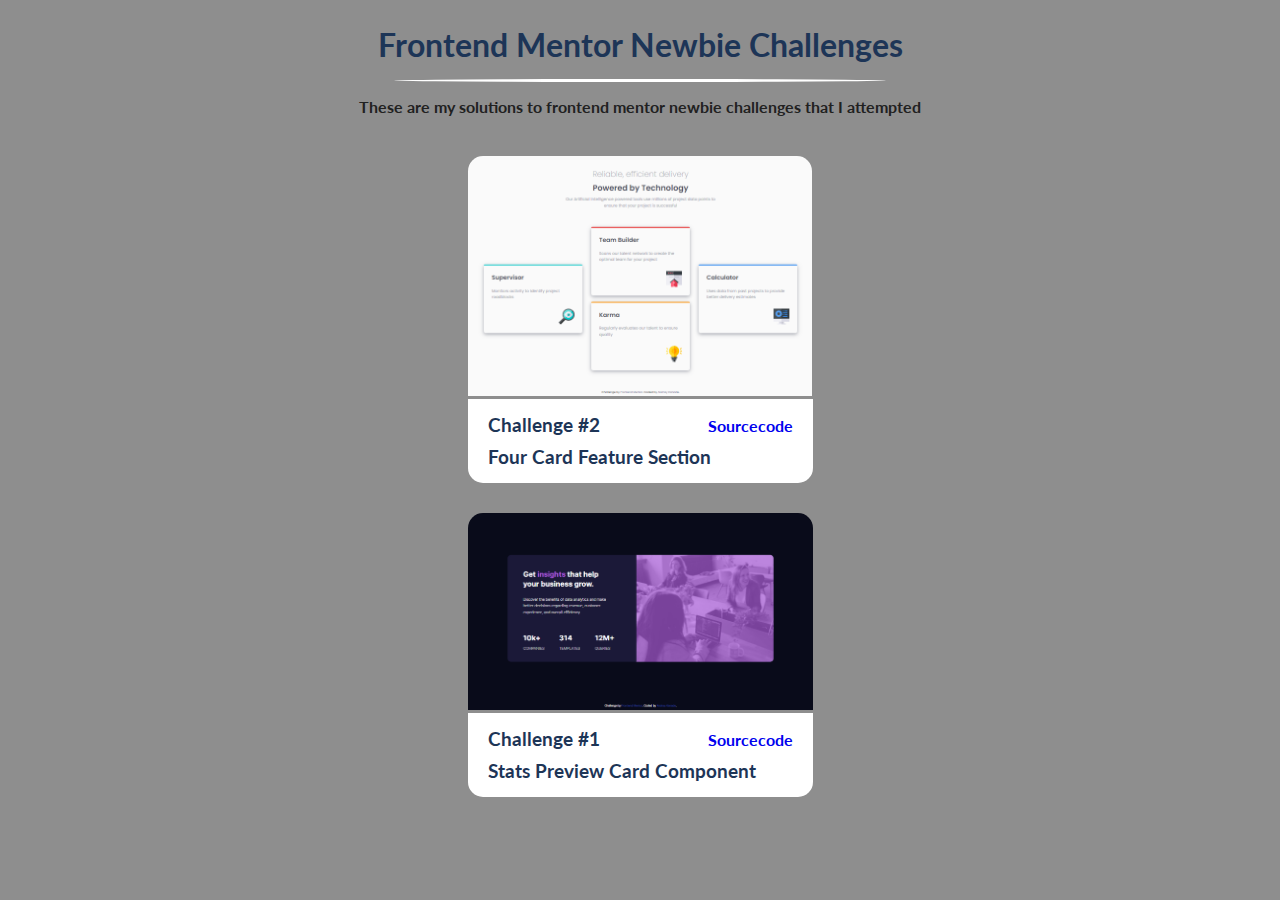
<file: index.html>
<!DOCTYPE html>
<html lang="en">

<head>
    <meta charset="UTF-8">
    <meta http-equiv="X-UA-Compatible" content="IE=edge">
    <meta name="viewport" content="width=device-width, initial-scale=1.0">

    <link rel="preconnect" href="https://fonts.googleapis.com">
    <link rel="preconnect" href="https://fonts.gstatic.com" crossorigin>
    <link href="https://fonts.googleapis.com/css2?family=Lato:wght@300;700&display=swap" rel="stylesheet">
    <link rel="stylesheet" href="./app/scss/style.css">
    <title>Newbie Challenges Solutions</title>
</head>

<body>

    <header>
        <h1>Frontend Mentor Newbie Challenges</h1>
        <div class="underline"></div>
        <p>These are my solutions to frontend mentor newbie challenges that I attempted</p>
    </header>

    <div class="container">
        <div class="card">
            <div class="preview">
                <a href="./02_four_card_feature_section_master/index.html">
                    <img src="./images/challenge_2.png" alt="preview_02">
                </a>
            </div>
            <div class=" info">
                <div class="no__code">
                    <h3>challenge #2</h3>
                    <a
                        href="https://github.com/akshay782/newbie_challenges/tree/main/02_four_card_feature_section_master">
                        sourcecode
                    </a>
                </div>
                <div class="title">
                    <h3>four card feature section</h3>
                </div>
            </div>
        </div>
        <div class="card">
            <div class="preview">
                <a href="./01_stats_preview_card_component_main/index.html">
                    <img src="./images/challenge_1.png" alt="preview_01">
                </a>
            </div>
            <div class=" info">
                <div class="no__code">
                    <h3>challenge #1</h3>
                    <a
                        href="https://github.com/akshay782/newbie_challenges/tree/main/01_stats_preview_card_component_main">
                        sourcecode
                    </a>
                </div>
                <div class="title">
                    <h3>stats preview card component</h3>
                </div>
            </div>
        </div>

    </div>


</body>

</html>
</file>
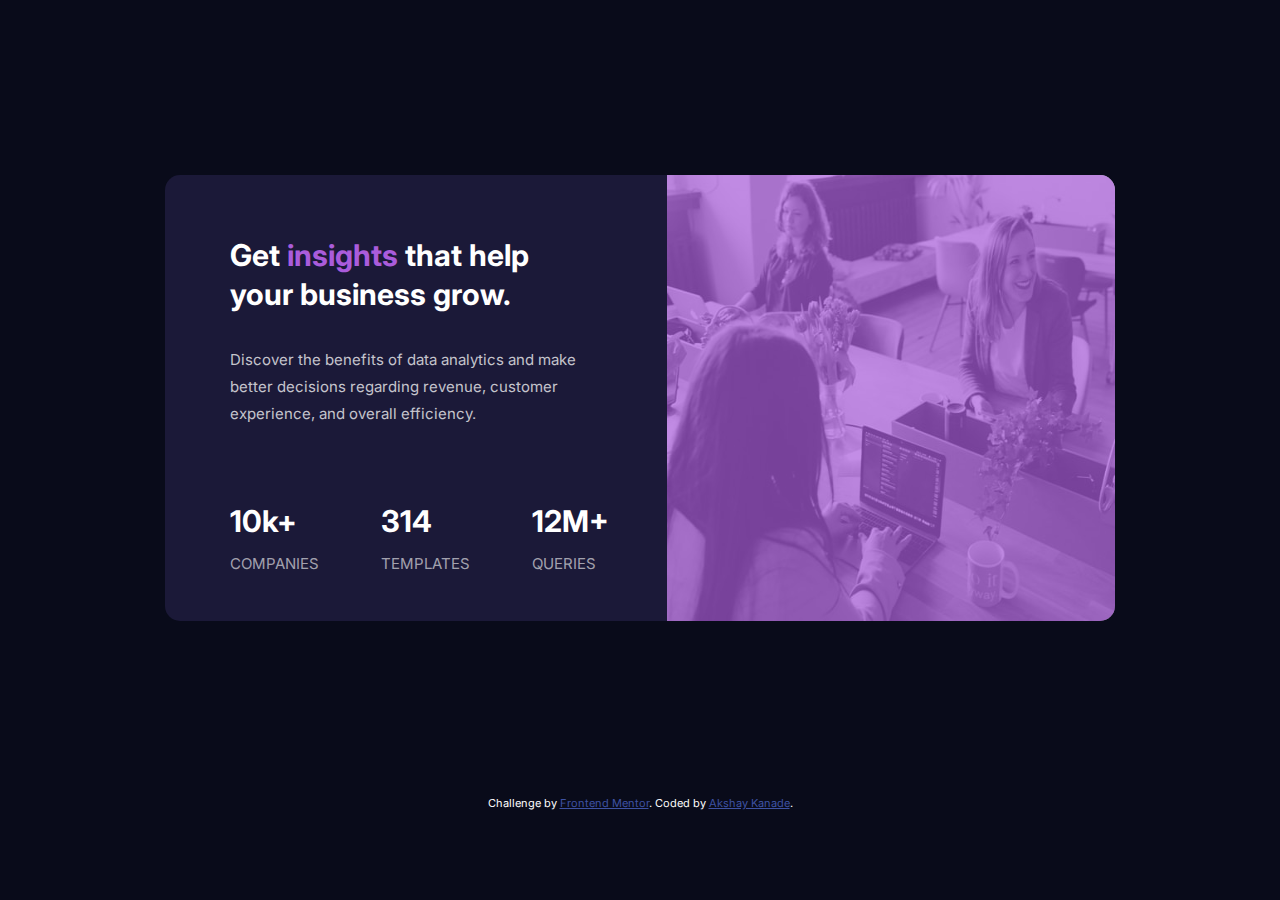
<file: 01_stats_preview_card_component_main/index.html>
<!DOCTYPE html>
<html lang="en">

<head>
  <meta charset="UTF-8">
  <meta name="viewport" content="width=device-width, initial-scale=1.0">
  <!-- displays site properly based on user's device -->

  <link rel="icon" type="image/png" sizes="32x32" href="./images/favicon-32x32.png">
  <link rel="preconnect" href="https://fonts.googleapis.com">
  <link rel="preconnect" href="https://fonts.gstatic.com" crossorigin>
  <link href="https://fonts.googleapis.com/css2?family=Inter:wght@400;700&display=swap" rel="stylesheet">
  <link rel="stylesheet" href="./app/scss/style.css">
  <title>Frontend Mentor | Stats preview card component</title>

  <!-- Feel free to remove these styles or customise in your own stylesheet 👍 -->
  <style>
    .attribution {
      font-size: 11px;
      text-align: center;
      color: white;
    }

    .attribution a {
      color: hsl(228, 45%, 44%);
    }
  </style>
</head>

<body>

  <main class="flex">
    <div class="card_img">
      <img src="./images/image-header-mobile.jpg" class="mob" alt="">
      <img src="./images/image-header-desktop.jpg" class="desk" alt="">
    </div>
    <div class="card_content">
      <h1 class="card_heading">
        Get <span>insights</span> that help your business grow.
      </h1>
      <p class="card_para">
        Discover the benefits of data analytics and make better decisions regarding revenue, customer
        experience, and overall efficiency.
      </p>
      <div class="stats">
        <div class="item">
          <h1 id="lc" class="no">10k+</h1>
          <span class="name">companies</span>
        </div>
        <div class="item">
          <h1 class="no">314</h1>
          <span class="name">templates</span>
        </div>
        <div class="item">
          <h1 class="no">12m+</h1>
          <span class="name">queries</span>
        </div>
      </div>
    </div>
  </main>


  <div class="attribution">
    Challenge by <a href="https://www.frontendmentor.io?ref=challenge" target="_blank">Frontend Mentor</a>.
    Coded by <a href="https://github.com/akshay782">Akshay Kanade</a>.
  </div>

</body>

</html>
</file>
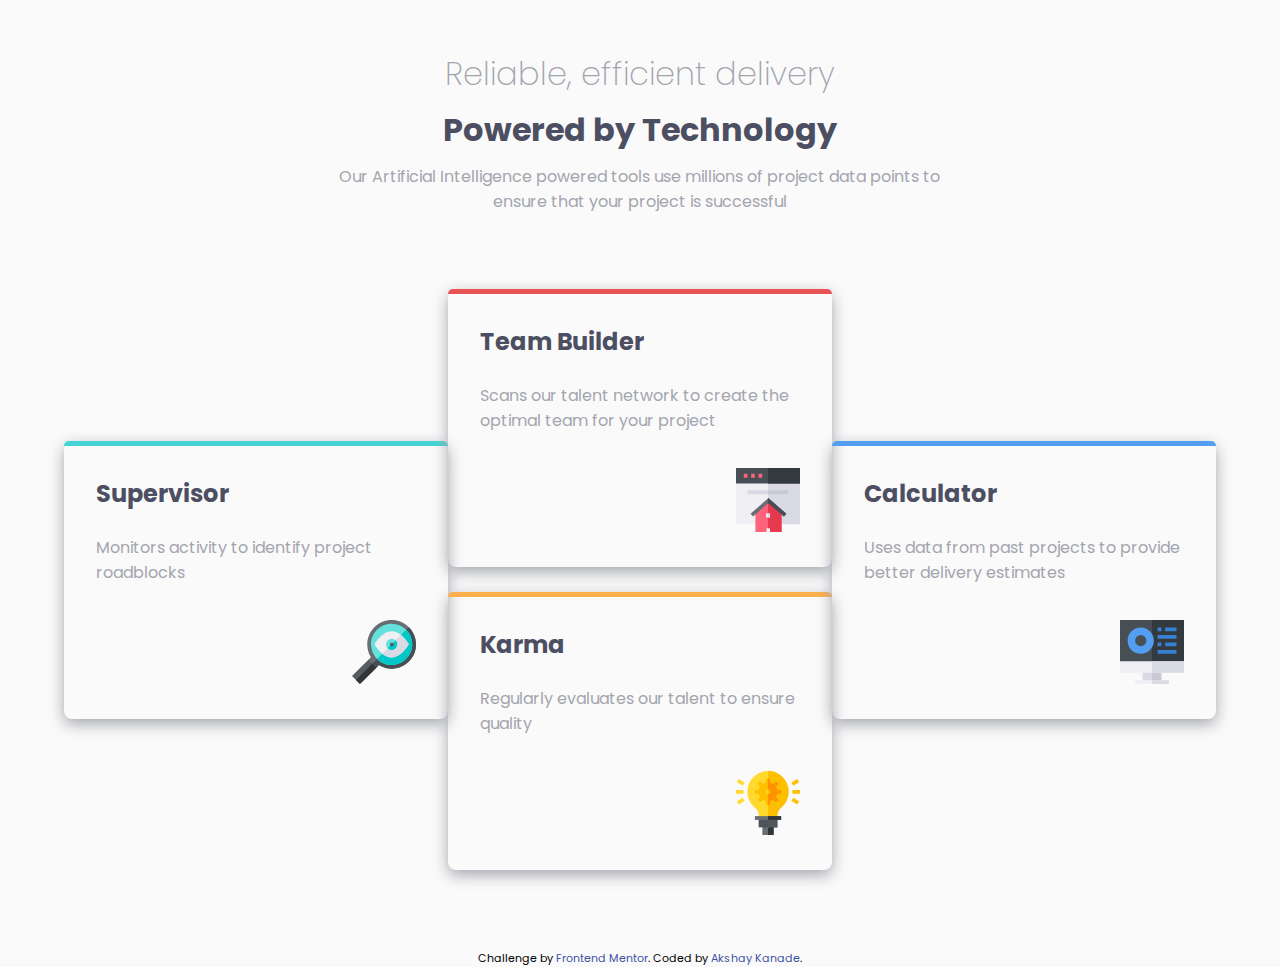
<file: 02_four_card_feature_section_master/index.html>
<!DOCTYPE html>
<html lang="en">

<head>
  <meta charset="UTF-8">
  <meta name="viewport" content="width=device-width, initial-scale=1.0">
  <!-- displays site properly based on user's device -->

  <link rel="icon" type="image/png" sizes="32x32" href="./images/favicon-32x32.png">

  <link rel="stylesheet" href="./app/scss/style.css">

  <title>Frontend Mentor | Four card feature section</title>

  <!-- Feel free to remove these styles or customise in your own stylesheet 👍 -->
  <style>
    .attribution {
      font-size: 11px;
      text-align: center;
    }

    .attribution a {
      color: hsl(228, 45%, 44%);
    }
  </style>
</head>

<body>
  <div class="title">
    <h1 class="title_one">Reliable, efficient delivery</h1>
    <h1 class="title_two">Powered by Technology</h1>
    <p class="title_para">
      Our Artificial Intelligence powered tools use millions of project data points
      to ensure that your project is successful
    </p>
  </div>

  <div class="container">
    <div class="first">
      <div class="card">
        <h2 class="card__heading">
          Supervisor
        </h2>
        <p class="card__info">
          Monitors activity to identify project roadblocks
        </p>
        <div class="card__icon">
          <img src="./images/icon-supervisor.svg" alt="">
        </div>
      </div>
    </div>
    <div class="second">
      <div class="card">
        <h2 class="card__heading">
          Team Builder
        </h2>
        <p class="card__info">
          Scans our talent network to create the optimal team for your project
        </p>
        <div class="card__icon">
          <img src="./images/icon-team-builder.svg" alt="">
        </div>
      </div>
      <div class="card">
        <h2 class="card__heading">
          Karma
        </h2>
        <p class="card__info">
          Regularly evaluates our talent to ensure quality
        </p>
        <div class="card__icon">
          <img src="./images/icon-karma.svg" alt="">
        </div>
      </div>
    </div>
    <div class="third">
      <div class="card">
        <h2 class="card__heading">
          Calculator
        </h2>
        <p class="card__info">
          Uses data from past projects to provide better delivery estimates
        </p>
        <div class="card__icon">
          <img src="./images/icon-calculator.svg" alt="">
        </div>
      </div>
    </div>
  </div>


  <footer>
    <p class="attribution">
      Challenge by <a href="https://www.frontendmentor.io?ref=challenge" target="_blank">Frontend Mentor</a>.
      Coded by <a href="https://github.com/akshay782">Akshay Kanade</a>.
    </p>
  </footer>
</body>

</html>
</file>
<file: app/scss/style.css>
* {
  margin: 0;
  padding: 0;
  -webkit-box-sizing: border-box;
          box-sizing: border-box;
}

body {
  background: #8e8e8e;
  font-family: "Lato", sans-serif;
}

a {
  text-decoration: none;
}

header {
  width: 100%;
  padding: 1.5625rem;
  display: -webkit-box;
  display: -ms-flexbox;
  display: flex;
  -webkit-box-orient: vertical;
  -webkit-box-direction: normal;
      -ms-flex-direction: column;
          flex-direction: column;
  -webkit-box-pack: center;
      -ms-flex-pack: center;
          justify-content: center;
  -webkit-box-align: center;
      -ms-flex-align: center;
          align-items: center;
}

header h1 {
  color: #1d3557;
  text-align: center;
}

header .underline {
  width: 40%;
  height: 3px;
  border-radius: 50%;
  background-color: #ffffff;
  margin: 0.9375rem;
}

header p {
  text-align: center;
  color: #212121;
  font-weight: 700;
}

.container {
  padding: 0.9375rem;
  width: 100%;
  display: -webkit-box;
  display: -ms-flexbox;
  display: flex;
  -webkit-box-orient: vertical;
  -webkit-box-direction: normal;
      -ms-flex-direction: column;
          flex-direction: column;
  -webkit-box-pack: center;
      -ms-flex-pack: center;
          justify-content: center;
  -webkit-box-align: center;
      -ms-flex-align: center;
          align-items: center;
}

.container .card {
  width: 345px;
  display: -webkit-box;
  display: -ms-flexbox;
  display: flex;
  -webkit-box-orient: vertical;
  -webkit-box-direction: normal;
      -ms-flex-direction: column;
          flex-direction: column;
  -webkit-box-pack: center;
      -ms-flex-pack: center;
          justify-content: center;
  -webkit-box-align: start;
      -ms-flex-align: start;
          align-items: flex-start;
  border-radius: 0.9375rem;
  margin-bottom: 30px;
}

.container .card .preview {
  width: 100%;
}

.container .card .preview a {
  margin: 0;
}

.container .card .preview img {
  max-width: 100%;
  height: auto;
  border-radius: 0.9375rem 0.9375rem 0 0;
}

.container .card .info {
  width: 100%;
  border-radius: 0 0 0.9375rem 0.9375rem;
  padding: 15px 20px;
  background-color: #ffffff;
  color: #1d3557;
}

.container .card .info .no__code {
  display: -webkit-box;
  display: -ms-flexbox;
  display: flex;
  -webkit-box-orient: horizontal;
  -webkit-box-direction: normal;
      -ms-flex-direction: row;
          flex-direction: row;
  -webkit-box-pack: justify;
      -ms-flex-pack: justify;
          justify-content: space-between;
  -webkit-box-align: center;
      -ms-flex-align: center;
          align-items: center;
  margin-bottom: 10px;
  text-transform: capitalize;
}

.container .card .info .no__code a {
  font-weight: 700;
}

.container .card .info .title {
  text-transform: capitalize;
}
/*# sourceMappingURL=style.css.map */
</file>
<file: 01_stats_preview_card_component_main/app/scss/style.css>
html {
  font-size: 100%;
  -webkit-box-sizing: border-box;
          box-sizing: border-box;
}

*,
*::before,
*::after {
  -webkit-box-sizing: inherit;
          box-sizing: inherit;
}

body {
  background: #090b1a;
  margin: 0px;
  padding: 0px;
  font-family: "Inter", sans-serif;
  font-size: 0.9375rem;
}

.flex {
  display: -webkit-box;
  display: -ms-flexbox;
  display: flex;
  -webkit-box-orient: vertical;
  -webkit-box-direction: normal;
      -ms-flex-direction: column;
          flex-direction: column;
  -webkit-box-pack: center;
      -ms-flex-pack: center;
          justify-content: center;
  -webkit-box-align: center;
      -ms-flex-align: center;
          align-items: center;
  margin: 5.5rem 1.5rem;
  background-color: #1b1938;
  border-radius: 0.9375rem;
}

.flex .card_img {
  border-radius: 0.9375rem;
  margin-bottom: 45px;
  position: relative;
}

.flex .card_img::before {
  position: absolute;
  content: "";
  width: 100%;
  height: 100%;
  background-color: #aa5cdb;
  opacity: 0.7;
  border-radius: 0.9375rem 0.9375rem 0 0;
}

.flex .card_img .mob {
  width: 100%;
  height: 100%;
  border-radius: 0.9375rem 0.9375rem 0 0;
}

.flex .card_img .desk {
  display: none;
}

.flex .card_content .card_heading {
  color: white;
  text-align: center;
  margin: 0 2.1875rem 1.5625rem 2.1875rem;
  line-height: 1.3;
}

.flex .card_content .card_heading span {
  color: #aa5cdb;
}

.flex .card_content .card_para {
  text-align: center;
  color: rgba(255, 255, 255, 0.75);
  margin: 0 2.1875rem 0 2.1875rem;
  line-height: 1.8;
}

.flex .card_content .stats {
  display: -webkit-box;
  display: -ms-flexbox;
  display: flex;
  -webkit-box-orient: vertical;
  -webkit-box-direction: normal;
      -ms-flex-direction: column;
          flex-direction: column;
  -webkit-box-pack: center;
      -ms-flex-pack: center;
          justify-content: center;
  -webkit-box-align: center;
      -ms-flex-align: center;
          align-items: center;
  margin-top: 2.5rem;
}

.flex .card_content .stats .item {
  display: -webkit-box;
  display: -ms-flexbox;
  display: flex;
  -webkit-box-orient: vertical;
  -webkit-box-direction: normal;
      -ms-flex-direction: column;
          flex-direction: column;
  -webkit-box-align: center;
      -ms-flex-align: center;
          align-items: center;
}

.flex .card_content .stats .item:last-child {
  margin-bottom: 2.1875rem;
}

.flex .card_content .stats .item .no {
  margin: 0.9375rem 0 0.9375rem 0;
  color: white;
  text-transform: uppercase;
}

.flex .card_content .stats .item #lc {
  text-transform: lowercase;
}

.flex .card_content .stats .item .name {
  color: rgba(255, 255, 255, 0.6);
  text-transform: uppercase;
}

@media screen and (min-width: 640px) {
  .flex {
    height: 27.875rem;
    -webkit-box-orient: horizontal;
    -webkit-box-direction: reverse;
        -ms-flex-direction: row-reverse;
            flex-direction: row-reverse;
    margin: 10.9375rem 10.3125rem;
  }
  .flex .card_img {
    width: 100%;
    height: 100%;
    margin: 0;
  }
  .flex .card_img::before {
    border-radius: 0 0.9375rem 0.9375rem 0;
  }
  .flex .card_img .mob {
    display: none;
  }
  .flex .card_img .desk {
    display: block;
    width: 100%;
    height: 100%;
    border-radius: 0 0.9375rem 0.9375rem 0;
  }
  .flex .card_content {
    padding: 0 0 4.0625rem 4.0625rem;
  }
  .flex .card_content .card_heading {
    margin: 4.875rem 0 2rem 0;
    text-align: left;
    width: 80%;
  }
  .flex .card_content .card_para {
    text-align: left;
    margin: 0 0 4.75rem 0;
    width: 80%;
  }
  .flex .card_content .stats {
    -webkit-box-orient: horizontal;
    -webkit-box-direction: normal;
        -ms-flex-direction: row;
            flex-direction: row;
    -webkit-box-pack: start;
        -ms-flex-pack: start;
            justify-content: flex-start;
    -webkit-box-align: center;
        -ms-flex-align: center;
            align-items: center;
    margin: 0;
  }
  .flex .card_content .stats .item {
    margin-right: 3.875rem;
    -webkit-box-align: start;
        -ms-flex-align: start;
            align-items: flex-start;
  }
  .flex .card_content .stats .item:last-child {
    margin: 0;
  }
  .flex .card_content .stats .item .no {
    margin: 0 0 0.9375rem 0;
  }
}
/*# sourceMappingURL=style.css.map */
</file>
<file: 02_four_card_feature_section_master/app/scss/style.css>
@import url("https://fonts.googleapis.com/css2?family=Poppins:wght@200;400;600&display=swap");
* {
  margin: 0;
  padding: 0;
  -webkit-box-sizing: border-box;
          box-sizing: border-box;
}

html {
  font-family: "Poppins", sans-serif;
}

body {
  display: -webkit-box;
  display: -ms-flexbox;
  display: flex;
  -webkit-box-orient: vertical;
  -webkit-box-direction: normal;
      -ms-flex-direction: column;
          flex-direction: column;
  -webkit-box-pack: center;
      -ms-flex-pack: center;
          justify-content: center;
  -webkit-box-align: center;
      -ms-flex-align: center;
          align-items: center;
  background-color: #fafafa;
}

a {
  text-decoration: none;
}

.title {
  display: -webkit-box;
  display: -ms-flexbox;
  display: flex;
  -webkit-box-orient: vertical;
  -webkit-box-direction: normal;
      -ms-flex-direction: column;
          flex-direction: column;
  -webkit-box-pack: center;
      -ms-flex-pack: center;
          justify-content: center;
  -webkit-box-align: center;
      -ms-flex-align: center;
          align-items: center;
  margin-top: 3.125rem;
  margin-bottom: 2.1875rem;
}

.title_one, .title_two, .title_para {
  text-align: center;
}

.title_one {
  color: #a3a5ae;
  font-weight: 200;
  margin-bottom: 0.5rem;
}

.title_two {
  margin-bottom: 0.625rem;
  color: #4c4e61;
}

.title_para {
  width: 70%;
  color: #a3a5ae;
  margin-bottom: 2.5rem;
}

.container {
  width: 100%;
  display: -webkit-box;
  display: -ms-flexbox;
  display: flex;
  -webkit-box-pack: justify;
      -ms-flex-pack: justify;
          justify-content: space-between;
  -webkit-box-align: center;
      -ms-flex-align: center;
          align-items: center;
  padding: 0 4rem;
  margin-bottom: 5rem;
}

.container .card {
  -webkit-box-shadow: 0 0.3125rem 0.9375rem #a3a5ae;
          box-shadow: 0 0.3125rem 0.9375rem #a3a5ae;
  max-width: 25rem;
  min-width: 21.875rem;
  padding: 35px 32px;
  position: relative;
  border-radius: 8px;
}

.container .card::before {
  content: "";
  position: absolute;
  width: 100%;
  height: 0.3125rem;
  left: 0;
  top: 0;
  background-color: black;
  border-radius: 0.5rem 0.5rem 0 0;
}

.container .card__heading {
  color: #4c4e61;
  margin-bottom: 1.5rem;
}

.container .card__info {
  color: #a3a5ae;
  margin-bottom: 2.1875rem;
}

.container .card__icon {
  display: -webkit-box;
  display: -ms-flexbox;
  display: flex;
  -webkit-box-pack: end;
      -ms-flex-pack: end;
          justify-content: flex-end;
}

.container .first > :first-child::before {
  background-color: #45d3d3;
}

.container .second > :first-child {
  margin-bottom: 1.5625rem;
}

.container .second > :first-child::before {
  background-color: #ea5353;
}

.container .second > :last-child::before {
  background-color: #fcaf4a;
}

.container .third > :first-child::before {
  background-color: #549ef2;
}

@media screen and (max-width: 1200px) {
  .container {
    -webkit-box-orient: vertical;
    -webkit-box-direction: normal;
        -ms-flex-direction: column;
            flex-direction: column;
  }
  .first,
  .second,
  .third {
    margin-bottom: 1.5625rem;
  }
}
/*# sourceMappingURL=style.css.map */
</file>
